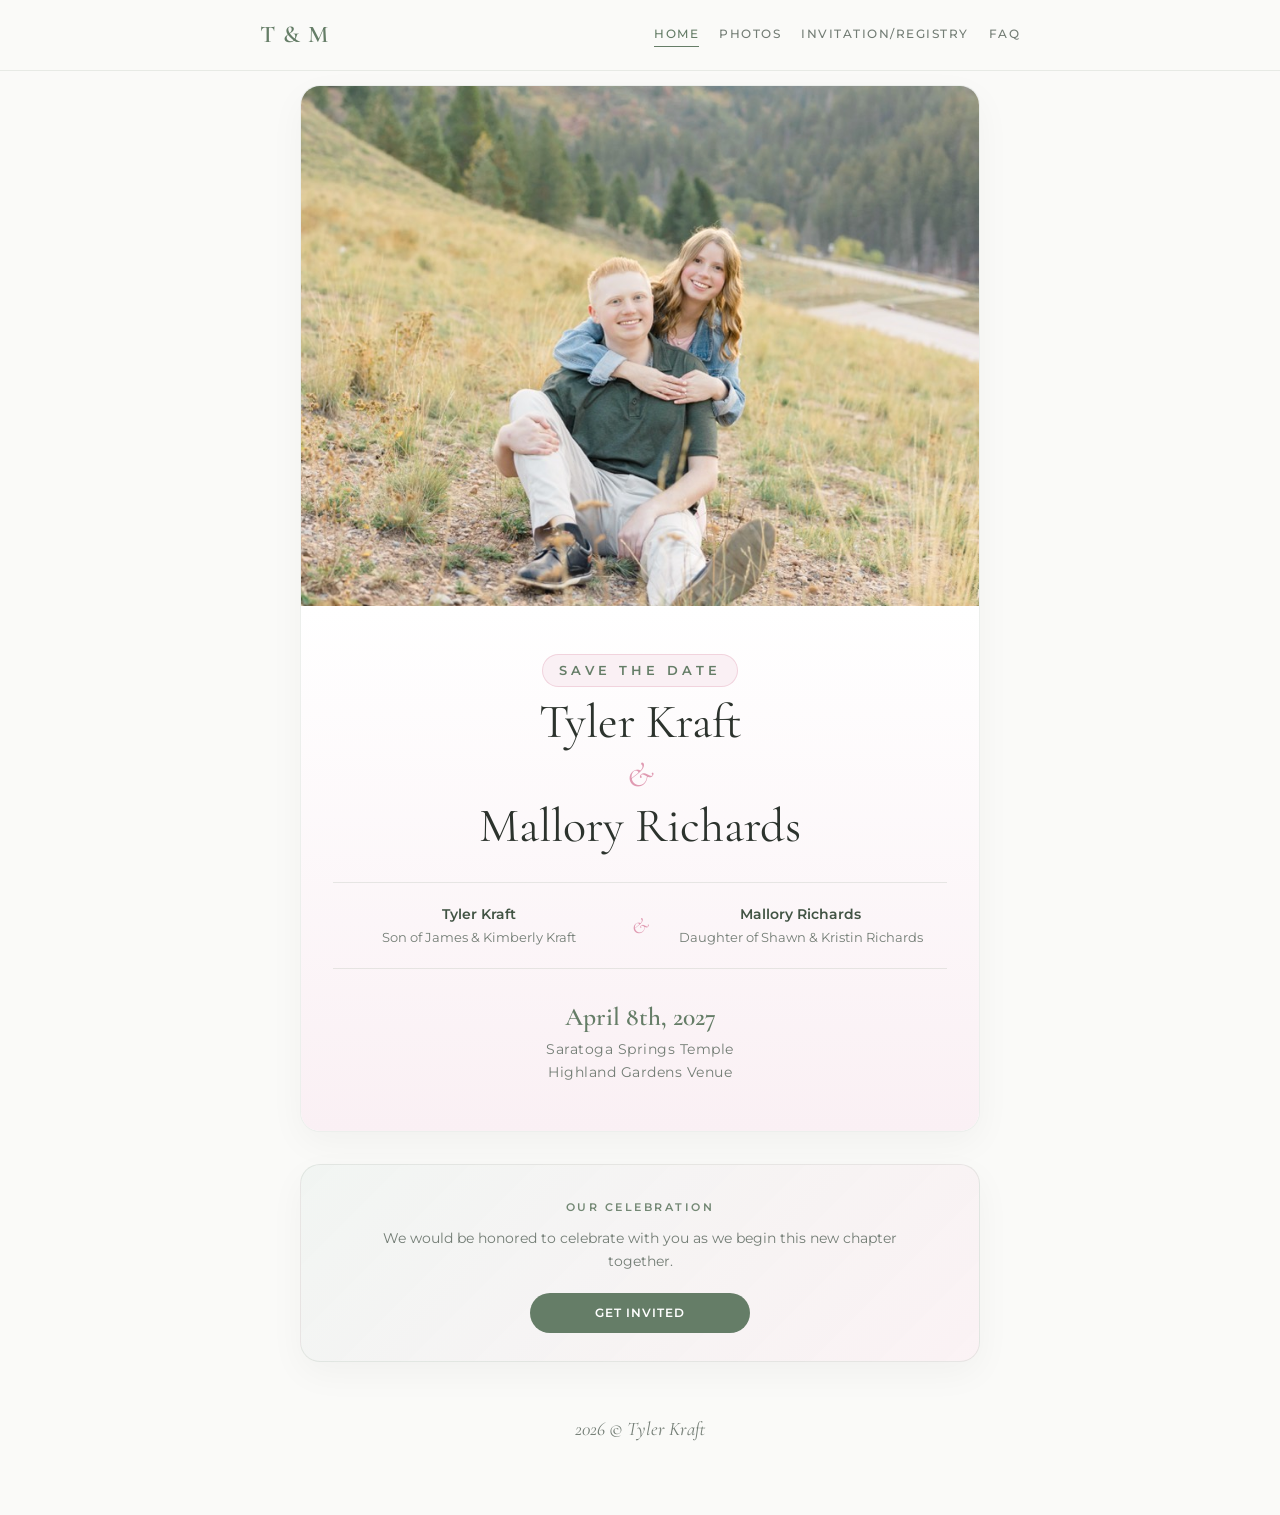
<file: index.html>
<!DOCTYPE html>
<html lang="en">
<head>
  <meta charset="UTF-8" />
  <meta name="viewport" content="width=device-width, initial-scale=1.0" />
  <title>Save the Date | Tyler & Mallory</title>

  <!-- Google Fonts -->
  <link rel="preconnect" href="https://fonts.googleapis.com">
  <link rel="preconnect" href="https://fonts.gstatic.com" crossorigin>
  <link href="https://fonts.googleapis.com/css2?family=Cormorant+Garamond:ital,wght@0,300;0,400;0,600;1,400&family=Montserrat:wght@300;400;500;600&display=swap" rel="stylesheet">

  <link rel="stylesheet" href="styles.css" />
</head>
<body>

  <!-- Sticky Navigation Bar -->
  <nav class="navbar">
    <div class="nav-container">
      <a href="index.html" class="nav-brand">T & M</a>
      <div class="nav-links">
        <a href="index.html" class="active">Home</a>
        <a href="gallery.html">Photos</a>
        <a href="details.html">Invitation/Registry</a>
        <a href="faq.html">FAQ</a>
      </div>
    </div>
  </nav>

  <main class="container">
    
    <!-- Hero Section -->
    <header class="hero">
      <div class="hero-image-wrapper">
        <img src="images/gallery/engagement-93.jpg" alt="Tyler Kraft and Mallory Richards" class="hero-image" />
      </div>

      <div class="hero-content">
        <span class="subtitle">Save the Date</span>
        <h1 class="names">
          Tyler Kraft
          <span class="ampersand">&amp;</span>
          Mallory Richards
        </h1>

        <!-- Parents Lineage Block -->
        <div class="parents-block">
          <div class="parent-side">
            <span class="groom-label">Tyler Kraft</span>
            <span class="parent-names">Son of James &amp; Kimberly Kraft</span>
          </div>
          <div class="parent-divider">&amp;</div>
          <div class="parent-side">
            <span class="bride-label">Mallory Richards</span>
            <span class="parent-names">Daughter of Shawn &amp; Kristin Richards</span>
          </div>
        </div>

        <div class="date-badge">
          <p class="date">April 8th, 2027</p>
          <p class="location">Saratoga Springs Temple</p>
          <p class="location">Highland Gardens Venue</p>
        </div>
      </div>
    </header>

    <section class="card invitation-card">
      <div class="card-header">
        <span class="section-kicker">Our Celebration</span>
        <p class="card-subtitle">We would be honored to celebrate with you as we begin this new chapter together.</p>
        <a href="details.html" class="btn btn-primary">Get Invited</a>
      </div>
    </section>

    <footer>
      <p>
            2026 &copy; Tyler Kraft
        </p>
    </footer>

  </main>

</body>
</html>
</file>
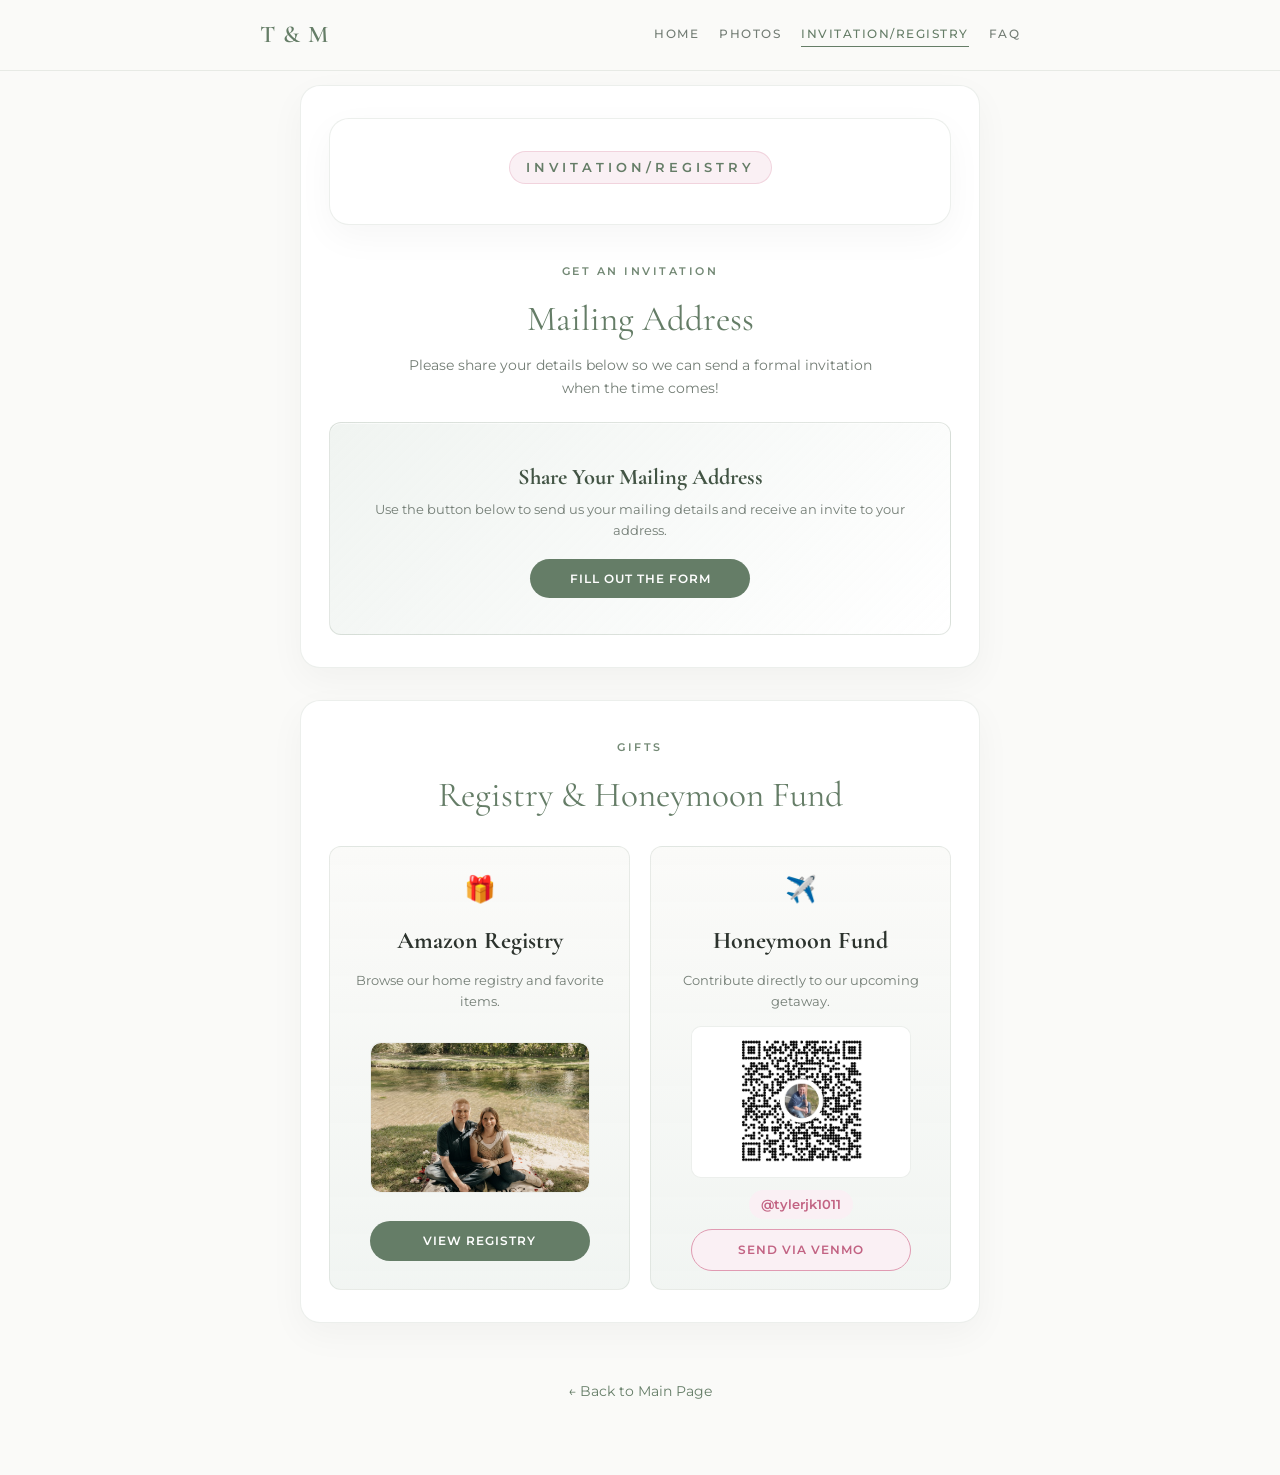
<file: details.html>
<!DOCTYPE html>
<html lang="en">
<head>
  <meta charset="UTF-8" />
  <meta name="viewport" content="width=device-width, initial-scale=1.0" />
  <title>Invitation/Registry | Tyler & Mallory</title>

  <link rel="preconnect" href="https://fonts.googleapis.com">
  <link rel="preconnect" href="https://fonts.gstatic.com" crossorigin>
  <link href="https://fonts.googleapis.com/css2?family=Cormorant+Garamond:ital,wght@0,300;0,400;0,600;1,400&family=Montserrat:wght@300;400;500;600&display=swap" rel="stylesheet">

  <link rel="stylesheet" href="styles.css" />
</head>
<body class="details-page">

  <nav class="navbar">
    <div class="nav-container">
      <a href="index.html" class="nav-brand">T & M</a>
      <div class="nav-links">
        <a href="index.html">Home</a>
        <a href="gallery.html">Photos</a>
        <a href="details.html" class="active">Invitation/Registry</a>
        <a href="faq.html">FAQ</a>
      </div>
    </div>
  </nav>

  <main class="container">

    <section id="form-section" class="card">
        <div class="card-header">
            <section class="card faq-header-card">
      <span class="subtitle">Invitation/Registry</span>
    </section>
        </div>
      <div class="card-header">
        <span class="section-kicker">Get an Invitation</span>
        <h2 class="card-title">Mailing Address</h2>
        <p class="card-subtitle">Please share your details below so we can send a formal invitation when the time comes!</p>
      </div>

      <div class="form-placeholder">
        <h3>Share Your Mailing Address</h3>
        <p>Use the button below to send us your mailing details and receive an invite to your address.</p>
        <a href="https://forms.gle/rdYakhzb9BhA59dD8" target="_blank" rel="noopener noreferrer" class="btn btn-primary">Fill Out the Form</a>
      </div>
    </section>

    <section id="registry-section" class="card">
      <div class="card-header">
        <span class="section-kicker">Gifts</span>
        <h2 class="card-title">Registry &amp; Honeymoon Fund</h2>
      </div>

      <div class="registry-grid">
        <div class="registry-card">
          <div class="registry-icon">🎁</div>
          <h3>Amazon Registry</h3>
          <p class="registry-subtitle">Browse our home registry and favorite items.</p>
          <div class="registry-media">
            <img src="images/gallery/168A3716.jpg" alt="Tyler and Mallory together" class="registry-photo" />
          </div>
          <a href="https://www.amazon.com/wedding/share/tylermallory" target="_blank" rel="noopener noreferrer" class="btn btn-primary">View Registry</a>
        </div>

        <div class="registry-card">
          <div class="registry-icon">✈️</div>
          <h3>Honeymoon Fund</h3>
          <p class="registry-subtitle">Contribute directly to our upcoming getaway.</p>
          <div class="registry-media qr-media">
            <img src="images/qr.jpeg" alt="Venmo QR Code" class="venmo-qr" />
          </div>
          <div class="venmo-tag">@tylerjk1011</div>
          <a href="https://venmo.com/u/tylerjk1011" target="_blank" rel="noopener noreferrer" class="btn btn-secondary">Send via Venmo</a>
        </div>
      </div>
    </section>

    <footer>
      <p><a href="index.html" class="back-link">&larr; Back to Main Page</a></p>
    </footer>
  </main>

</body>
</html>
</file>
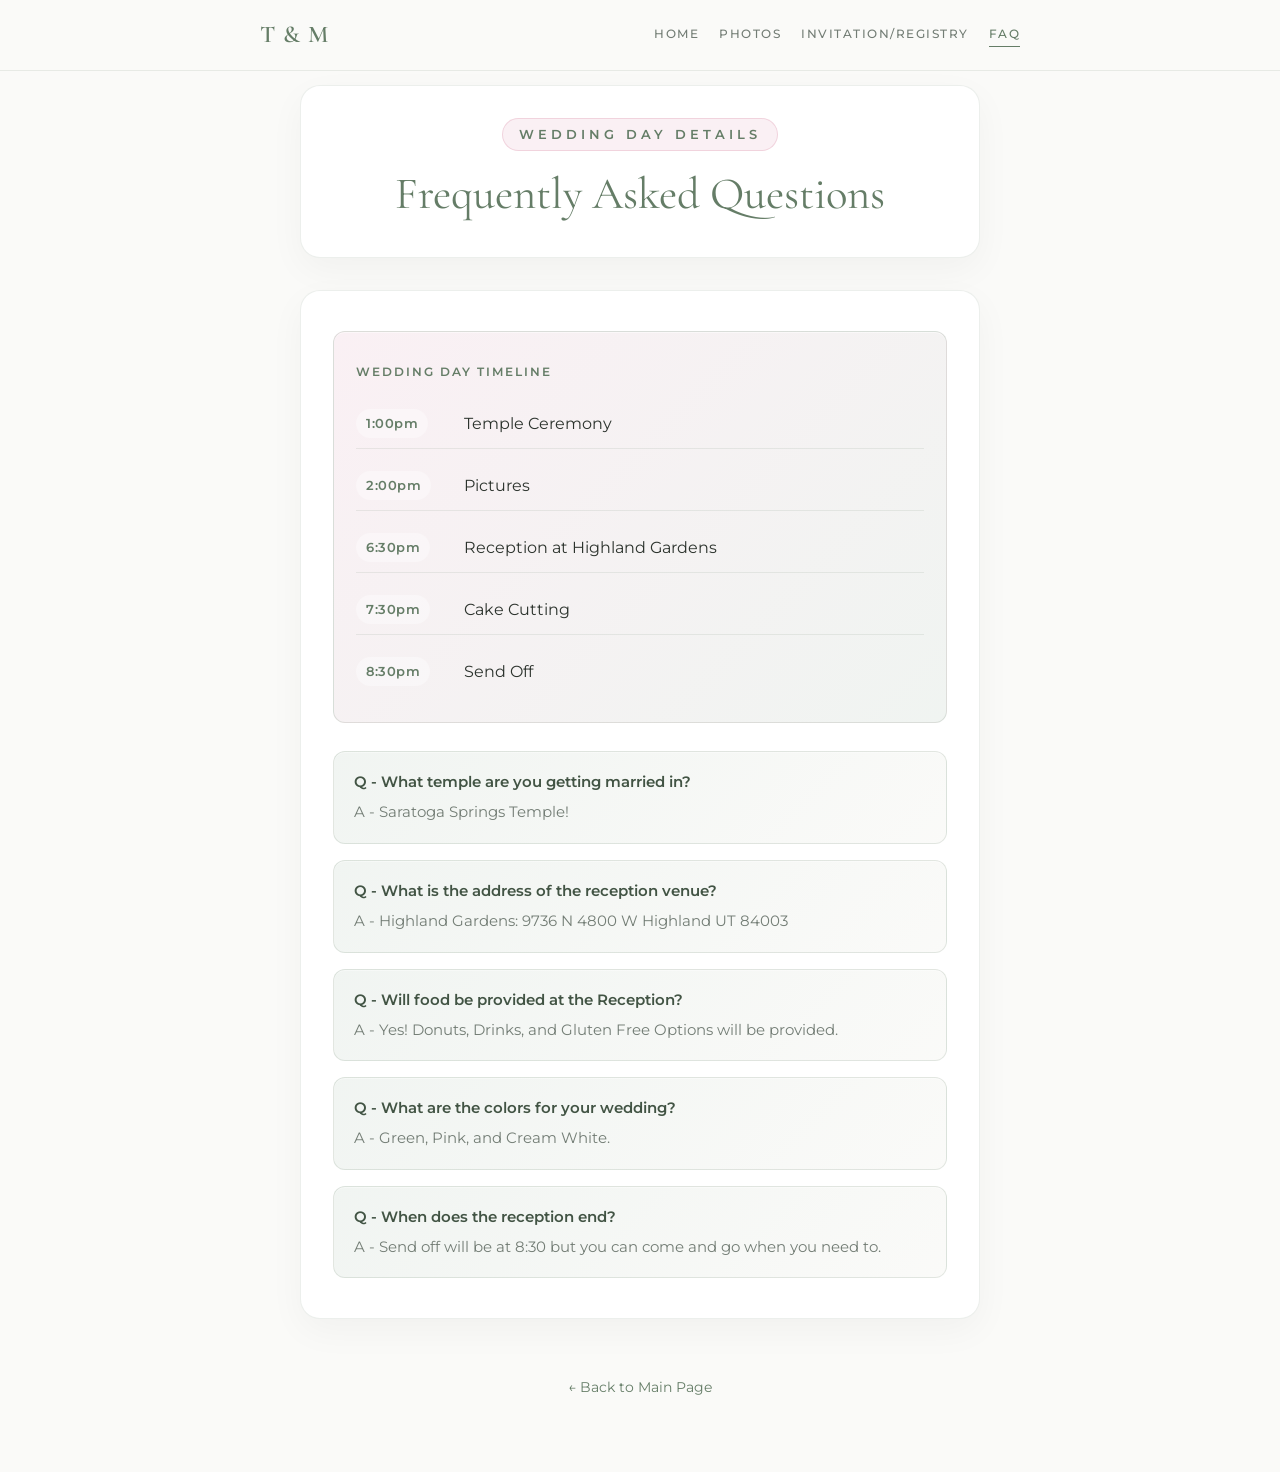
<file: faq.html>
<!DOCTYPE html>
<html lang="en">
<head>
  <meta charset="UTF-8" />
  <meta name="viewport" content="width=device-width, initial-scale=1.0" />
  <title>FAQ | Tyler & Mallory</title>

  <link rel="preconnect" href="https://fonts.googleapis.com">
  <link rel="preconnect" href="https://fonts.gstatic.com" crossorigin>
  <link href="https://fonts.googleapis.com/css2?family=Cormorant+Garamond:ital,wght@0,300;0,400;0,600;1,400&family=Montserrat:wght@300;400;500;600&display=swap" rel="stylesheet">

  <link rel="stylesheet" href="styles.css" />
</head>
<body>

  <nav class="navbar">
    <div class="nav-container">
      <a href="index.html" class="nav-brand">T & M</a>
      <div class="nav-links">
        <a href="index.html">Home</a>
        <a href="gallery.html">Photos</a>
        <a href="details.html">Invitation/Registry</a>
        <a href="faq.html" class="active">FAQ</a>
      </div>
    </div>
  </nav>

  <main class="container">
    <section class="card faq-header-card">
      <span class="subtitle">Wedding Day Details</span>
      <h1 class="card-title display-title">Frequently Asked Questions</h1>
    </section>

    <section class="card faq-card">
      <div class="schedule-card">
        <div class="section-label">Wedding Day Timeline</div>
        <ul class="schedule-list">
          <li><span class="schedule-time">1:00pm</span><span>Temple Ceremony</span></li>
          <li><span class="schedule-time">2:00pm</span><span>Pictures</span></li>
          <li><span class="schedule-time">6:30pm</span><span>Reception at Highland Gardens</span></li>
          <li><span class="schedule-time">7:30pm</span><span>Cake Cutting</span></li>
          <li><span class="schedule-time">8:30pm</span><span>Send Off</span></li>
        </ul>
      </div>

      <div class="faq-list">
        <div class="faq-item">
          <div class="faq-question">Q - What temple are you getting married in?</div>
          <div class="faq-answer">A - Saratoga Springs Temple!</div>
        </div>

        <div class="faq-item">
          <div class="faq-question">Q - What is the address of the reception venue?</div>
          <div class="faq-answer">A - Highland Gardens: 9736 N 4800 W Highland UT 84003</div>
        </div>

        <div class="faq-item">
          <div class="faq-question">Q - Will food be provided at the Reception?</div>
          <div class="faq-answer">A - Yes! Donuts, Drinks, and Gluten Free Options will be provided.</div>
        </div>

        <div class="faq-item">
          <div class="faq-question">Q - What are the colors for your wedding?</div>
          <div class="faq-answer">A - Green, Pink, and Cream White.</div>
        </div>
        <div class="faq-item">
          <div class="faq-question">Q - When does the reception end?</div>
          <div class="faq-answer">A - Send off will be at 8:30 but you can come and go when you need to.</div>
        </div>
      </div>
    </section>

    <footer>
      <p><a href="index.html" class="back-link">&larr; Back to Main Page</a></p>
    </footer>
  </main>

</body>
</html>
</file>
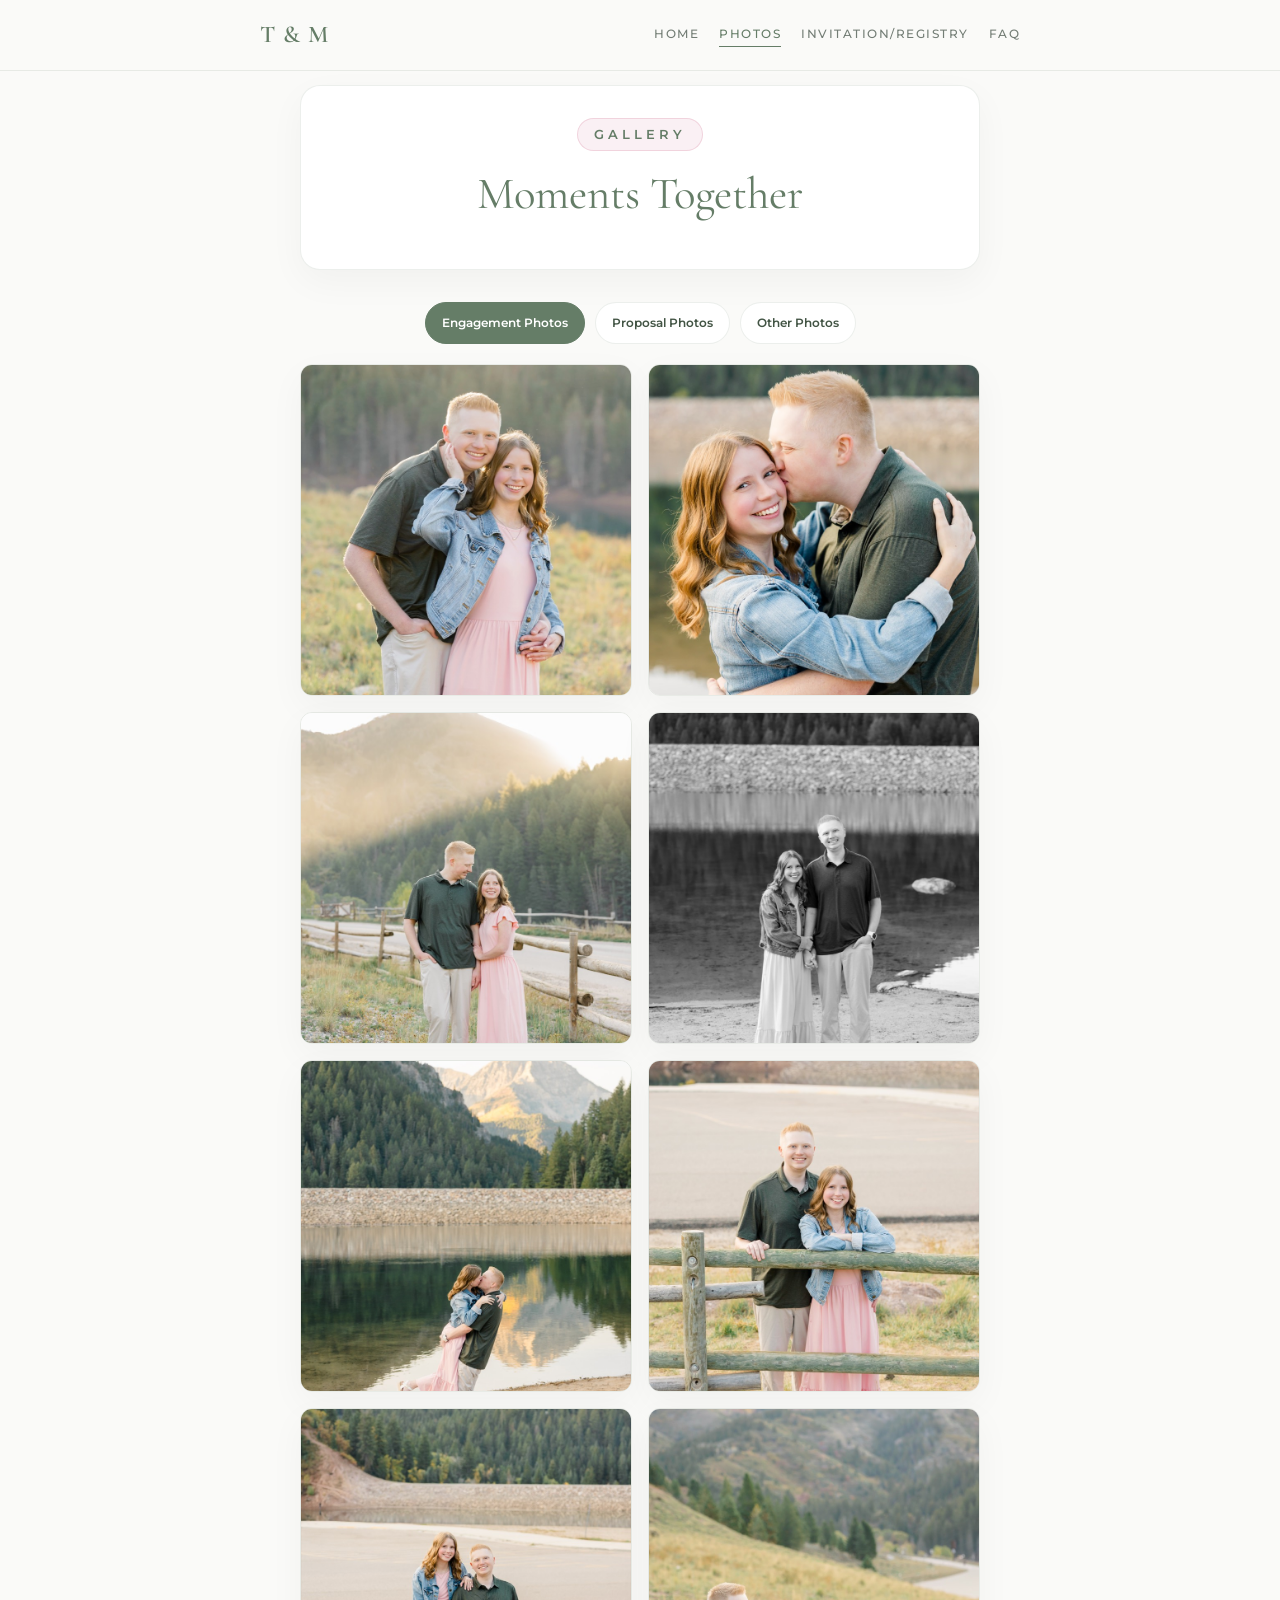
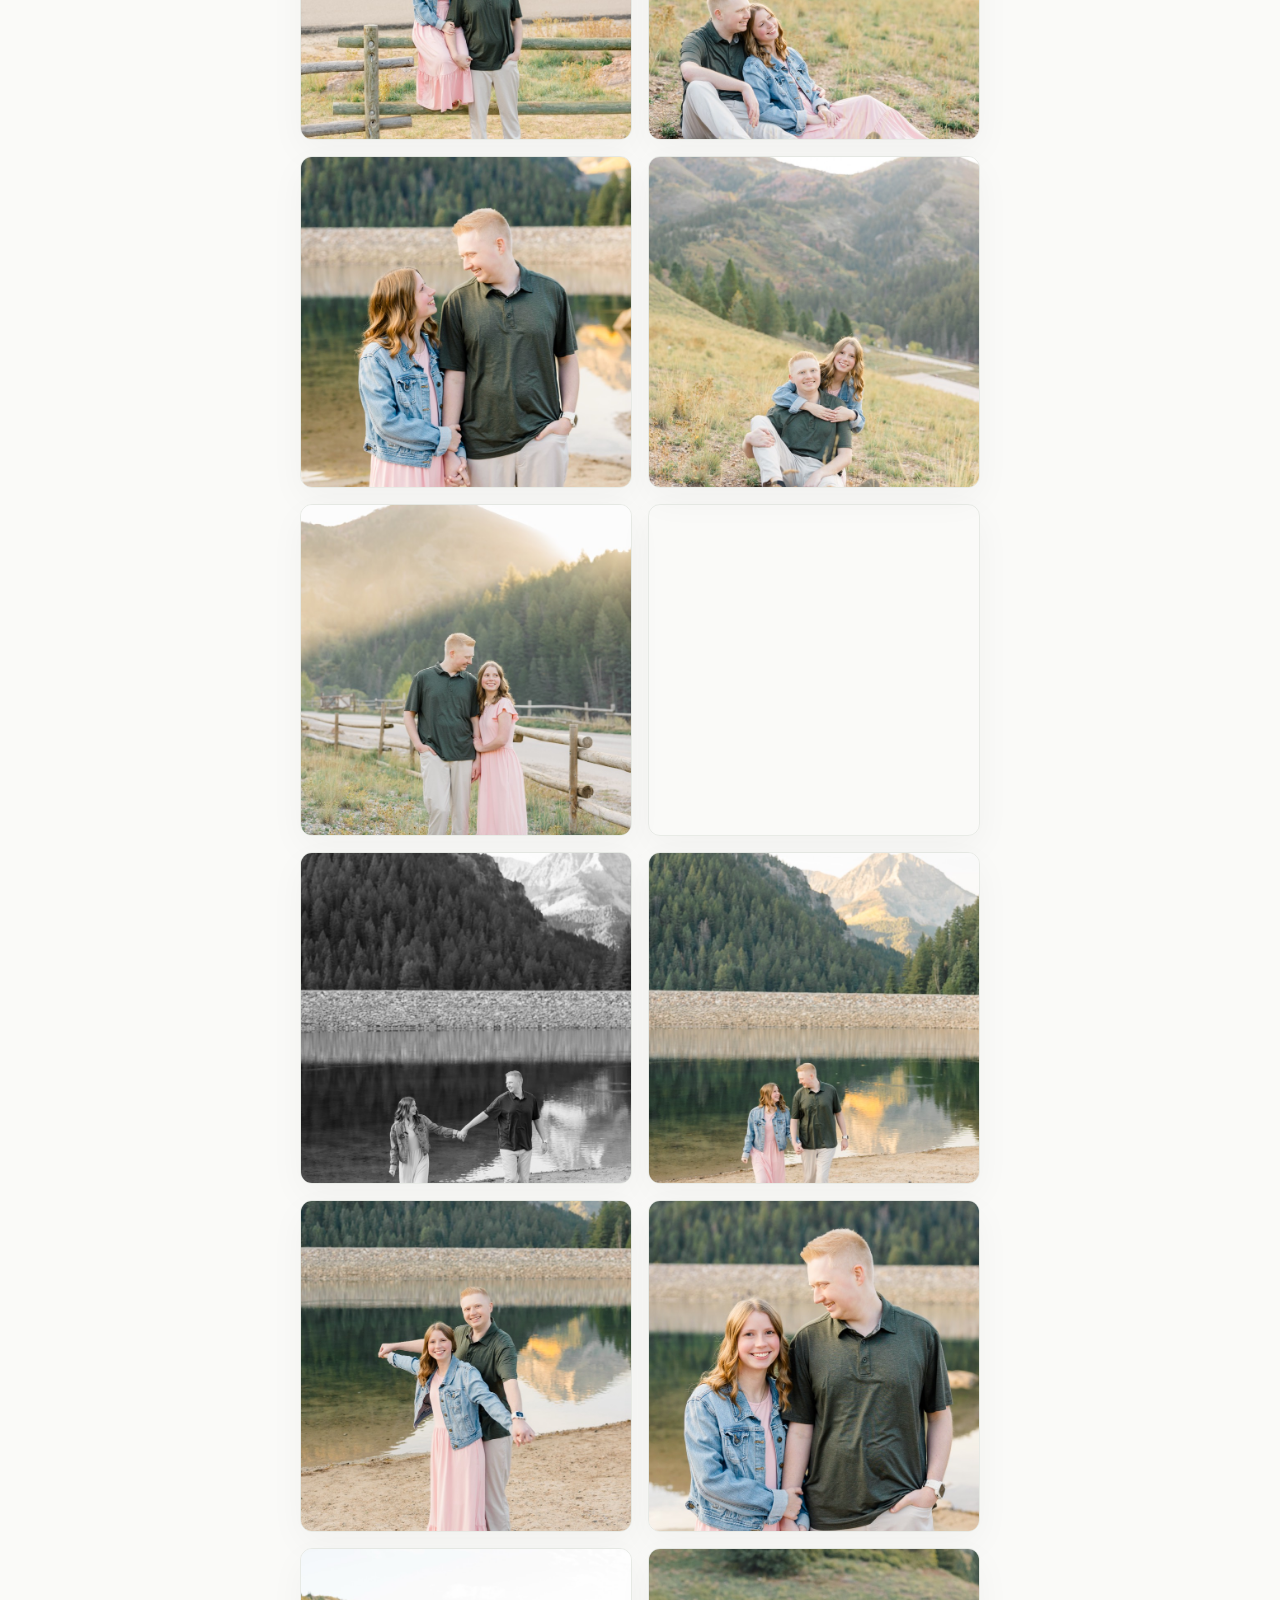
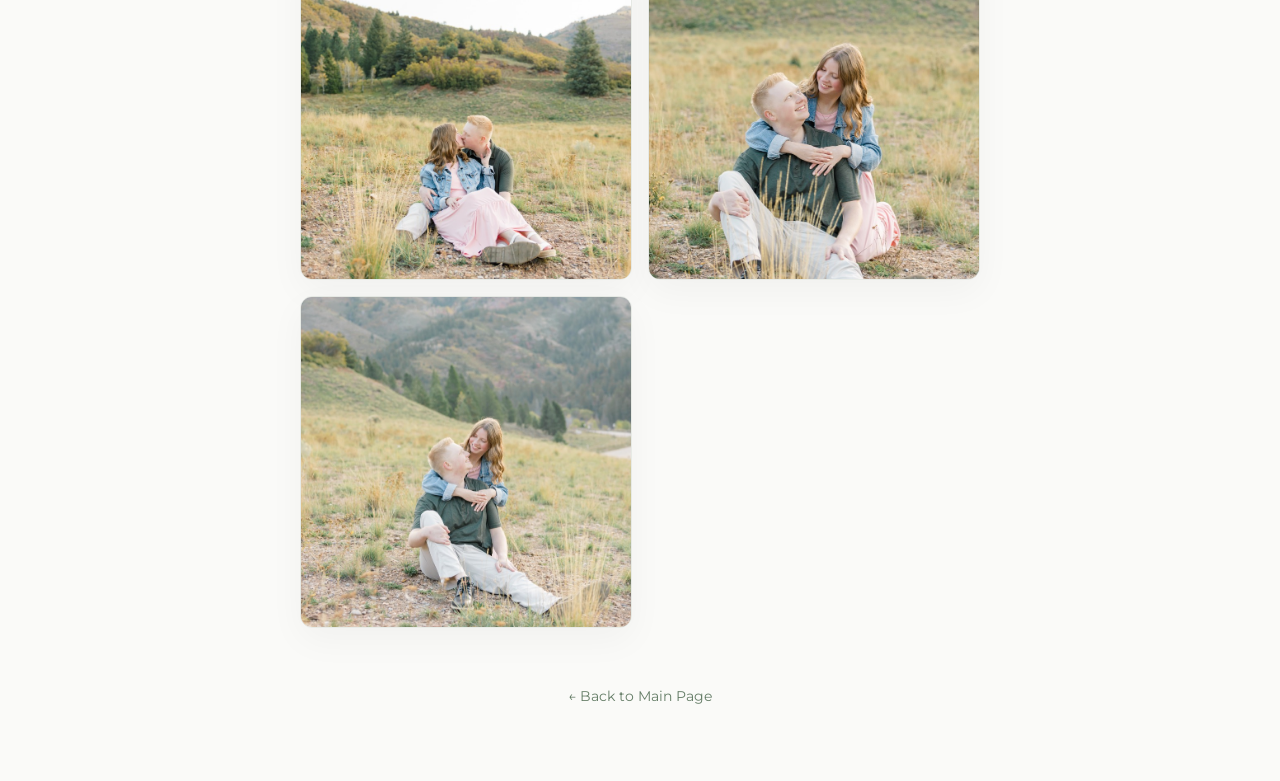
<file: gallery.html>
<!DOCTYPE html>
<html lang="en">
<head>
  <meta charset="UTF-8" />
  <meta name="viewport" content="width=device-width, initial-scale=1.0" />
  <title>Our Photos | Tyler & Mallory</title>

  <!-- Google Fonts -->
  <link rel="preconnect" href="https://fonts.googleapis.com">
  <link rel="preconnect" href="https://fonts.gstatic.com" crossorigin>
  <link href="https://fonts.googleapis.com/css2?family=Cormorant+Garamond:ital,wght@0,300;0,400;0,600;1,400&family=Montserrat:wght@300;400;500;600&display=swap" rel="stylesheet">

  <link rel="stylesheet" href="styles.css" />
</head>
<body>

  <!-- Sticky Navigation Bar -->
  <nav class="navbar">
    <div class="nav-container">
      <a href="index.html" class="nav-brand">T & M</a>
      <div class="nav-links">
        <a href="index.html">Home</a>
        <a href="gallery.html" class="active">Photos</a>
        <a href="details.html">Invitation/Registry</a>
        <a href="faq.html">FAQ</a>
      </div>
    </div>
  </nav>

  <main class="container">
    
    <section class="card gallery-header-card">
      <span class="subtitle">Gallery</span>
      <h1 class="card-title display-title">Moments Together</h1>
    </section>

    <div class="gallery-options" role="group" aria-label="Photo groups">
      <button class="gallery-option active" type="button" aria-pressed="true" data-gallery-group="engagement">Engagement Photos</button>
      <button class="gallery-option" type="button" aria-pressed="false" data-gallery-group="proposal">Proposal Photos</button>
      <button class="gallery-option" type="button" aria-pressed="false" data-gallery-group="other">Other Photos</button>
    </div>

    <section class="gallery-group" id="engagement-photos" aria-label="Engagement Photos">
      <div class="gallery-grid">
        <div class="gallery-item">
          <img src="images/gallery/engagement-118-copy.jpg" alt="Tyler and Mallory engagement photo" fetchpriority="high" decoding="async" />
        </div>
        <div class="gallery-item">
          <img src="images/gallery/engagement-12.jpg" alt="Tyler and Mallory engagement photo" loading="lazy" decoding="async" />
        </div>
        <div class="gallery-item">
          <img src="images/gallery/engagement-127.jpg" alt="Tyler and Mallory engagement photo" loading="lazy" decoding="async" />
        </div>
        <div class="gallery-item">
          <img src="images/gallery/engagement-2.jpg" alt="Tyler and Mallory engagement photo" loading="lazy" decoding="async" />
        </div>
        <div class="gallery-item">
          <img src="images/gallery/engagement-23.jpg" alt="Tyler and Mallory engagement photo" loading="lazy" decoding="async" />
        </div>
        <div class="gallery-item">
          <img src="images/gallery/engagement-44.jpg" alt="Tyler and Mallory engagement photo" loading="lazy" decoding="async" />
        </div>
        <div class="gallery-item">
          <img src="images/gallery/engagement-46.jpg" alt="Tyler and Mallory engagement photo" loading="lazy" decoding="async" />
        </div>
        <div class="gallery-item">
          <img src="images/gallery/engagement-76.jpg" alt="Tyler and Mallory engagement photo" loading="lazy" decoding="async" />
        </div>
        <div class="gallery-item">
          <img src="images/gallery/engagement-8.jpg" alt="Tyler and Mallory engagement photo" loading="lazy" decoding="async" />
        </div>
        <div class="gallery-item">
          <img src="images/gallery/engagement-93.jpg" alt="Tyler and Mallory engagement photo" loading="lazy" decoding="async" />
        </div>
        <div class="gallery-item">
          <img src="images/gallery/new-engagement-MTengagements-127.jpg" alt="Tyler and Mallory engagement photo" loading="lazy" decoding="async" />
        </div>
        <div class="gallery-item">
          <img src="images/gallery/new-engagement-MTengagements-135.jpg" alt="Tyler and Mallory engagement photo" loading="lazy" decoding="async" />
        </div>
        <div class="gallery-item">
          <img src="images/gallery/new-engagement-MTengagements-27.jpg" alt="Tyler and Mallory engagement photo" loading="lazy" decoding="async" />
        </div>
        <div class="gallery-item">
          <img src="images/gallery/new-engagement-MTengagements-29.jpg" alt="Tyler and Mallory engagement photo" loading="lazy" decoding="async" />
        </div>
        <div class="gallery-item">
          <img src="images/gallery/new-engagement-MTengagements-32.jpg" alt="Tyler and Mallory engagement photo" loading="lazy" decoding="async" />
        </div>
        <div class="gallery-item">
          <img src="images/gallery/new-engagement-MTengagements-7.jpg" alt="Tyler and Mallory engagement photo" loading="lazy" decoding="async" />
        </div>
        <div class="gallery-item">
          <img src="images/gallery/new-engagement-MTengagements-87.jpg" alt="Tyler and Mallory engagement photo" loading="lazy" decoding="async" />
        </div>
        <div class="gallery-item">
          <img src="images/gallery/new-engagement-MTengagements-90.jpg" alt="Tyler and Mallory engagement photo" loading="lazy" decoding="async" />
        </div>
        <div class="gallery-item">
          <img src="images/gallery/new-engagement-MTengagements-91.jpg" alt="Tyler and Mallory engagement photo" loading="lazy" decoding="async" />
        </div>
      </div>
    </section>

    <section class="gallery-group" id="proposal-photos" aria-label="Proposal Photos" hidden>
      <div class="gallery-grid">
        <div class="gallery-item">
          <img src="images/gallery/main.JPG" alt="Tyler and Mallory proposal photo" loading="lazy" decoding="async" />
        </div>
        <div class="gallery-item">
          <img src="images/gallery/168A3596.jpg" alt="Tyler and Mallory proposal photo" loading="lazy" decoding="async" />
        </div>
        <div class="gallery-item">
          <img src="images/gallery/168A3645.jpg" alt="Tyler and Mallory proposal photo" loading="lazy" decoding="async" />
        </div>
        <div class="gallery-item">
          <img src="images/gallery/168A3703.jpg" alt="Tyler and Mallory photo" loading="lazy" decoding="async" />
        </div>
        <div class="gallery-item">
          <img src="images/gallery/168A3716.jpg" alt="Tyler and Mallory photo" loading="lazy" decoding="async" />
        </div>
        <div class="gallery-item">
          <img src="images/gallery/168A3814.jpg" alt="Tyler and Mallory proposal photo" loading="lazy" decoding="async" />
        </div>
        <div class="gallery-item">
          <img src="images/gallery/new-proposal-168A3494.jpg" alt="Tyler and Mallory proposal photo" loading="lazy" decoding="async" />
        </div>
        <div class="gallery-item">
          <img src="images/gallery/new-proposal-168A3522.jpg" alt="Tyler and Mallory proposal photo" loading="lazy" decoding="async" />
        </div>
        <div class="gallery-item">
          <img src="images/gallery/new-proposal-168A3551.jpg" alt="Tyler and Mallory proposal photo" loading="lazy" decoding="async" />
        </div>
        <div class="gallery-item">
          <img src="images/gallery/new-proposal-168A3843.jpg" alt="Tyler and Mallory proposal photo" loading="lazy" decoding="async" />
        </div>
        <div class="gallery-item">
          <img src="images/gallery/new-proposal-168A3688.jpg" alt="Tyler and Mallory proposal photo" loading="lazy" decoding="async" />
        </div>
        <div class="gallery-item">
          <img src="images/gallery/new-proposal-168A3722.jpg" alt="Tyler and Mallory proposal photo" loading="lazy" decoding="async" />
        </div>
        <div class="gallery-item">
          <img src="images/gallery/new-proposal-168A3735.jpg" alt="Tyler and Mallory proposal photo" loading="lazy" decoding="async" />
        </div>
      </div>
    </section>

    <section class="gallery-group" id="other-photos" aria-label="Other Photos" hidden>
      <div class="gallery-grid">
        <div class="gallery-item">
          <img src="images/gallery/lights.jpg" alt="Tyler and Mallory proposal photo" loading="lazy" decoding="async" />
        </div>
        <div class="gallery-item">
          <img src="images/gallery/new-other-IMG_3774.jpg" alt="Tyler and Mallory photo" loading="lazy" decoding="async" />
        </div>
        <div class="gallery-item">
          <img src="images/gallery/disney.jpg" alt="Tyler and Mallory proposal photo" loading="lazy" decoding="async" />
        </div>
        <div class="gallery-item">
          <img src="images/gallery/new-other-IMG_1054.jpg" alt="Tyler and Mallory photo" loading="lazy" decoding="async" />
        </div>
        <div class="gallery-item">
          <img src="images/gallery/new-other2-E1E6FED1-7F4D-44B6-8EAB-2FD320A9A76E.jpg" alt="Tyler and Mallory photo" loading="lazy" decoding="async" />
        </div>
        <div class="gallery-item">
          <img src="images/gallery/new-other2-FBE45FC0-64E9-4383-8A11-C3B342A7424F.jpg" alt="Tyler and Mallory photo" loading="lazy" decoding="async" />
        </div>
        <div class="gallery-item">
          <img src="images/gallery/new-other2-IMG_1069.jpg" alt="Tyler and Mallory photo" loading="lazy" decoding="async" />
        </div>
        <div class="gallery-item">
          <img src="images/gallery/new-other2-IMG_5823.jpg" alt="Tyler and Mallory photo" loading="lazy" decoding="async" />
        </div>
        <div class="gallery-item">
          <img src="images/gallery/IMG_0552.jpg" alt="Tyler and Mallory proposal photo" loading="lazy" decoding="async" />
        </div>
        <div class="gallery-item">
          <img src="images/gallery/new-other-IMG_1097.jpg" alt="Tyler and Mallory photo" loading="lazy" decoding="async" />
        </div>
        <div class="gallery-item">
          <img src="images/gallery/new-other-IMG_1405.jpg" alt="Tyler and Mallory photo" loading="lazy" decoding="async" />
        </div>
        <div class="gallery-item">
          <img src="images/gallery/new-other2-1234344590674409652.jpg" alt="Tyler and Mallory photo" loading="lazy" decoding="async" />
        </div>
        <div class="gallery-item">
          <img src="images/gallery/new-other2-6325662118557145092.jpg" alt="Tyler and Mallory photo" loading="lazy" decoding="async" />
        </div>
        <div class="gallery-item">
          <img src="images/gallery/new-other2-7694969494274201519.jpg" alt="Tyler and Mallory photo" loading="lazy" decoding="async" />
        </div>
        <div class="gallery-item">
          <img src="images/gallery/new-other2-202122053836753360.jpg" alt="Tyler and Mallory photo" loading="lazy" decoding="async" />
        </div>
        <div class="gallery-item">
          <img src="images/gallery/IMG_0872.jpg" alt="Tyler and Mallory photo" loading="lazy" decoding="async" />
        </div>
        <div class="gallery-item">
          <img src="images/gallery/new-other2-IMG_0680.jpg" alt="Tyler and Mallory photo" loading="lazy" decoding="async" />
        </div>
        <div class="gallery-item">
          <img src="images/gallery/new-other2-IMG_6220.jpg" alt="Tyler and Mallory photo" loading="lazy" decoding="async" />
        </div>
      </div>
    </section>

    <script>
      const galleryOptions = document.querySelectorAll(".gallery-option");
      const galleryGroups = {
        engagement: document.querySelector("#engagement-photos"),
        proposal: document.querySelector("#proposal-photos"),
        other: document.querySelector("#other-photos")
      };

      galleryOptions.forEach((option) => {
        option.addEventListener("click", () => {
          const selectedGroup = option.dataset.galleryGroup;

          galleryOptions.forEach((item) => {
            const isSelected = item === option;
            item.classList.toggle("active", isSelected);
            item.setAttribute("aria-pressed", String(isSelected));
          });

          Object.entries(galleryGroups).forEach(([name, group]) => {
            group.hidden = name !== selectedGroup;
          });
        });
      });
    </script>

    <footer>
      <p><a href="index.html" class="back-link">&larr; Back to Main Page</a></p>
    </footer>

  </main>

</body>
</html>
</file>
<file: styles.css>
:root {
  /* Color Palette */
  --bg-light: #FAFAF8;
  --pink-soft: #FAF0F4;
  --pink-accent: #E09BB2;
  --pink-dark: #C26383;
  --green-soft: #F0F4F1;
  --green-primary: #657D67;
  --green-dark: #425444;
  --text-main: #2C332D;
  --text-muted: #737D75;
  --white: #FFFFFF;
  --border-light: rgba(101, 125, 103, 0.12);
  --shadow-soft: 0 12px 36px rgba(0, 0, 0, 0.04);
  --radius-lg: 20px;
  --radius-md: 12px;
}

* {
  box-sizing: border-box;
  margin: 0;
  padding: 0;
}

html {
  scroll-behavior: smooth;
}

body {
  font-family: 'Montserrat', sans-serif;
  background-color: var(--bg-light);
  color: var(--text-main);
  line-height: 1.6;
  padding-top: 85px;
  display: flex;
  flex-direction: column;
  align-items: center;
}

/* --- Sticky Navbar --- */
.navbar {
  position: fixed;
  top: 0;
  left: 0;
  width: 100%;
  background-color: rgba(250, 250, 248, 0.92);
  backdrop-filter: blur(10px);
  border-bottom: 1px solid var(--border-light);
  z-index: 1000;
  padding: 16px 24px;
}

.nav-container {
  max-width: 760px;
  margin: 0 auto;
  display: flex;
  justify-content: space-between;
  align-items: center;
}

.nav-brand {
  font-family: 'Cormorant Garamond', serif;
  font-size: 1.5rem;
  font-weight: 600;
  color: var(--green-primary);
  text-decoration: none;
  letter-spacing: 1px;
}

.nav-links {
  display: flex;
  gap: 20px;
}

.nav-links a {
  text-decoration: none;
  color: var(--text-muted);
  font-size: 0.78rem;
  font-weight: 500;
  text-transform: uppercase;
  letter-spacing: 1.5px;
  transition: all 0.2s ease;
  padding-bottom: 2px;
}

.nav-links a:hover,
.nav-links a.active {
  color: var(--green-primary);
  border-bottom: 1.5px solid var(--green-primary);
}

/* --- Container --- */
.container {
  max-width: 720px;
  width: 100%;
  padding: 0 20px 40px;
}

/* --- Hero Card --- */
.hero {
  background: var(--white);
  border-radius: var(--radius-lg);
  overflow: hidden;
  box-shadow: var(--shadow-soft);
  border: 1px solid var(--border-light);
  margin-bottom: 32px;
}

.hero-image-wrapper {
  width: 100%;
  height: 520px;
  overflow: hidden;
}

.hero-image {
  width: 100%;
  height: 100%;
  object-fit: cover;
  object-position: center 80%;
  display: block;
}

.hero-content {
  padding: 48px 32px;
  text-align: center;
  background: linear-gradient(180deg, var(--white) 0%, var(--pink-soft) 100%);
}

.subtitle {
  display: inline-block;
  font-size: 0.8rem;
  letter-spacing: 4px;
  text-transform: uppercase;
  color: var(--green-primary);
  font-weight: 600;
  margin-bottom: 8px;
  background: var(--pink-soft);
  border: 1px solid rgba(224, 155, 178, 0.35);
  border-radius: 999px;
  padding: 8px 16px;
  line-height: 1.2;
}

.names {
  font-family: 'Cormorant Garamond', serif;
  font-size: 3rem;
  font-weight: 400;
  color: var(--text-main);
  line-height: 1.15;
  margin-bottom: 24px;
}

.ampersand {
  display: block;
  font-style: italic;
  font-size: 2.2rem;
  color: var(--pink-accent);
  margin: 4px 0;
}

/* --- Parents Lineage Block --- */
.parents-block {
  display: flex;
  justify-content: center;
  align-items: center;
  gap: 16px;
  margin: 28px 0;
  padding: 20px 10px;
  border-top: 1px solid rgba(101, 125, 103, 0.15);
  border-bottom: 1px solid rgba(101, 125, 103, 0.15);
}

.parent-side {
  flex: 1;
}

.groom-label,
.bride-label {
  display: block;
  font-weight: 600;
  font-size: 0.88rem;
  color: var(--green-dark);
}

.parent-names {
  display: block;
  font-size: 0.8rem;
  color: var(--text-muted);
  margin-top: 2px;
}

.parent-divider {
  font-family: 'Cormorant Garamond', serif;
  font-style: italic;
  font-size: 1.4rem;
  color: var(--pink-accent);
}

.date-badge {
  margin-top: 24px;
}

.date-badge .date {
  font-family: 'Cormorant Garamond', serif;
  font-size: 1.6rem;
  font-weight: 600;
  color: var(--green-primary);
}

.date-badge .location {
  font-size: 0.88rem;
  color: var(--text-muted);
  letter-spacing: 0.5px;
}

/* --- Content Cards --- */
.card {
  background: var(--white);
  border-radius: var(--radius-lg);
  padding: 40px 32px;
  margin-bottom: 32px;
  box-shadow: var(--shadow-soft);
  border: 1px solid var(--border-light);
  scroll-margin-top: 100px;
}

.card-header {
  text-align: center;
  margin-bottom: 28px;
}

.card-title {
  font-family: 'Cormorant Garamond', serif;
  font-size: 2.2rem;
  font-weight: 400;
  color: var(--green-primary);
  margin-bottom: 6px;
}

.display-title {
  font-size: 2.8rem;
}

.card-subtitle {
  color: var(--text-muted);
  font-size: 0.9rem;
  max-width: 480px;
  margin: 0 auto;
}

.section-kicker {
  display: inline-block;
  margin-bottom: 10px;
  font-size: 0.7rem;
  letter-spacing: 2.5px;
  text-transform: uppercase;
  color: var(--green-primary);
  font-weight: 600;
  opacity: 0.9;
}

.invitation-card {
  background: linear-gradient(135deg, rgba(240, 244, 241, 0.9) 0%, rgba(250, 240, 244, 0.85) 100%);
  padding: 28px 24px;
}

.invitation-card .card-header {
  margin-bottom: 0;
}

.invitation-card .card-subtitle {
  max-width: 560px;
}

.invitation-card .btn {
  margin-top: 20px;
}

.details-page .card {
  padding: 32px 28px;
}

.details-page .card-header {
  margin-bottom: 22px;
}

.details-page .registry-card {
  background: linear-gradient(180deg, rgba(250, 250, 248, 0.95), rgba(240, 244, 241, 0.9));
  border: 1px solid var(--border-light);
}

/* --- Form Placeholder --- */
.form-placeholder {
  background: linear-gradient(135deg, var(--green-soft) 0%, rgba(255, 255, 255, 0.7) 100%);
  border: 1px solid rgba(101, 125, 103, 0.18);
  border-radius: var(--radius-md);
  padding: 36px 20px;
  text-align: center;
  color: var(--green-dark);
  box-shadow: inset 0 1px 0 rgba(255, 255, 255, 0.6);
}

.placeholder-icon {
  font-size: 1.8rem;
  margin-bottom: 8px;
}

.form-placeholder h3 {
  font-family: 'Cormorant Garamond', serif;
  font-size: 1.4rem;
  margin-bottom: 4px;
}

.form-placeholder p {
  font-size: 0.82rem;
  color: var(--text-muted);
  margin-bottom: 18px;
}

/* --- Registry Cards --- */
.registry-grid {
  display: grid;
  grid-template-columns: 1fr 1fr;
  gap: 20px;
}

.registry-card {
  background: linear-gradient(180deg, rgba(250, 250, 248, 0.95), rgba(240, 244, 241, 0.9));
  border-radius: var(--radius-md);
  padding: 22px 18px 18px;
  text-align: center;
  border: 1px solid var(--border-light);
  display: grid;
  grid-template-rows: auto auto auto 1fr auto auto;
  align-items: center;
  justify-items: center;
  gap: 10px;
  min-height: 350px;
}

.registry-icon {
  font-size: 1.6rem;
  margin-bottom: 2px;
}

.registry-card h3 {
  font-family: 'Cormorant Garamond', serif;
  font-size: 1.5rem;
  color: var(--text-main);
  margin: 0;
}

.registry-subtitle {
  font-size: 0.82rem;
  color: var(--text-muted);
  margin: 0;
  min-height: 2.6em;
  display: flex;
  align-items: center;
  justify-content: center;
  width: 100%;
}

.registry-media {
  width: 100%;
  max-width: 220px;
  aspect-ratio: 1.45 / 1;
  border-radius: 10px;
  overflow: hidden;
  border: 1px solid rgba(101, 125, 103, 0.12);
  background: var(--white);
  display: flex;
  align-items: center;
  justify-content: center;
  margin: 4px 0 2px;
}

.registry-photo,
.venmo-qr {
  display: block;
  width: 100%;
  height: 100%;
  border-radius: 10px;
}

.registry-photo {
  object-fit: cover;
}

.venmo-qr {
  object-fit: contain;
  background: var(--white);
  padding: 10px;
}

.venmo-tag {
  display: inline-block;
  background-color: var(--pink-soft);
  color: var(--pink-dark);
  font-weight: 600;
  font-size: 0.82rem;
  padding: 4px 12px;
  border-radius: 20px;
  margin: 0;
}

/* --- Buttons --- */
.btn {
  display: inline-block;
  text-decoration: none;
  padding: 10px 22px;
  border-radius: 30px;
  font-size: 0.78rem;
  font-weight: 600;
  letter-spacing: 1px;
  text-transform: uppercase;
  transition: all 0.2s ease;
  width: 100%;
  max-width: 220px;
  margin-top: auto;
}

.btn-primary {
  background-color: var(--green-primary);
  color: var(--white);
}

.btn-primary:hover {
  background-color: var(--green-dark);
}

.btn-secondary {
  background-color: var(--pink-soft);
  color: var(--pink-dark);
  border: 1px solid var(--pink-accent);
}

.btn-secondary:hover {
  background-color: var(--pink-accent);
  color: var(--white);
}

/* --- Dedicated Gallery Page Layout --- */
.gallery-header-card {
  text-align: center;
  padding: 32px 20px;
}

.gallery-options {
  display: flex;
  justify-content: center;
  flex-wrap: wrap;
  gap: 10px;
  margin-bottom: 20px;
}

.gallery-option {
  border: 1px solid var(--border-light);
  border-radius: 999px;
  padding: 10px 16px;
  background-color: var(--white);
  color: var(--green-dark);
  font: inherit;
  font-size: 0.78rem;
  font-weight: 600;
  cursor: pointer;
  transition: background-color 0.2s ease, color 0.2s ease, border-color 0.2s ease;
}

.gallery-option:hover,
.gallery-option.active {
  border-color: var(--green-primary);
  background-color: var(--green-primary);
  color: var(--white);
}

.gallery-option:focus-visible {
  outline: 2px solid var(--pink-dark);
  outline-offset: 3px;
}

.gallery-grid {
  display: grid;
  grid-template-columns: repeat(2, 1fr);
  gap: 16px;
  margin-bottom: 32px;
}

.gallery-item {
  width: 100%;
  aspect-ratio: 1 / 1;
  border-radius: var(--radius-md);
  overflow: hidden;
  box-shadow: var(--shadow-soft);
  border: 1px solid var(--border-light);
}

.gallery-item img {
  width: 100%;
  height: 100%;
  object-fit: cover;
  transition: transform 0.4s ease;
}

.gallery-item img:hover {
  transform: scale(1.03);
}

/* --- FAQ Page --- */
.faq-header-card {
  padding: 32px 20px 20px;
  text-align: center;
}

.faq-card {
  display: grid;
  gap: 28px;
}

.schedule-card {
  background: linear-gradient(135deg, var(--pink-soft) 0%, var(--green-soft) 100%);
  border: 1px solid rgba(101, 125, 103, 0.18);
  border-radius: var(--radius-md);
  padding: 26px 22px;
  box-shadow: inset 0 1px 0 rgba(255, 255, 255, 0.5);
}

.section-label {
  display: inline-block;
  font-size: 0.76rem;
  font-weight: 600;
  letter-spacing: 2px;
  text-transform: uppercase;
  color: var(--green-primary);
  margin-bottom: 18px;
}

.schedule-list {
  list-style: none;
  display: grid;
  gap: 12px;
}

.schedule-list li {
  display: grid;
  grid-template-columns: 96px 1fr;
  gap: 12px;
  align-items: center;
  padding: 10px 0;
  border-bottom: 1px solid rgba(101, 125, 103, 0.12);
}

.schedule-list li:last-child {
  border-bottom: none;
}

.schedule-time {
  font-weight: 600;
  color: var(--green-primary);
  font-size: 0.82rem;
  letter-spacing: 0.5px;
  background: rgba(255, 255, 255, 0.35);
  border-radius: 999px;
  padding: 4px 10px;
  text-align: center;
  width: fit-content;
}

.faq-list {
  display: grid;
  gap: 16px;
}

.faq-item {
  background: linear-gradient(135deg, rgba(240, 244, 241, 0.95) 0%, rgba(250, 250, 248, 0.95) 100%);
  border: 1px solid rgba(101, 125, 103, 0.16);
  border-radius: var(--radius-md);
  padding: 18px 20px;
  box-shadow: inset 0 1px 0 rgba(255, 255, 255, 0.4);
}

.faq-question {
  font-size: 0.96rem;
  font-weight: 600;
  color: var(--green-dark);
  margin-bottom: 8px;
  line-height: 1.5;
}

.faq-answer {
  font-size: 0.92rem;
  color: var(--text-muted);
  line-height: 1.6;
}

/* --- Footer --- */
footer {
  text-align: center;
  padding: 20px 0 30px;
  color: var(--text-muted);
  font-family: 'Cormorant Garamond', serif;
  font-size: 1.2rem;
  font-style: italic;
}

.back-link {
  color: var(--green-primary);
  text-decoration: none;
  font-style: normal;
  font-size: 0.9rem;
  font-family: 'Montserrat', sans-serif;
}

.back-link:hover {
  text-decoration: underline;
}

/* --- Mobile Responsiveness --- */
@media (max-width: 640px) {
  .registry-grid {
    grid-template-columns: 1fr;
  }

  .schedule-list li {
    grid-template-columns: 1fr;
    gap: 4px;
  }
}

@media (max-width: 600px) {
  body {
    padding-top: 88px;
  }

  .navbar {
    padding: 8px 12px 10px;
    background-color: var(--green-dark);
    border-bottom-color: var(--pink-accent);
  }

  .nav-brand {
    color: var(--white);
    font-size: 1.35rem;
    line-height: 1.1;
    white-space: nowrap;
  }

  .nav-container {
    flex-direction: column;
    gap: 5px;
  }

  .container {
    padding: 0 14px 32px;
  }

  .card {
    padding: 28px 20px;
  }

  .card-title {
    font-size: 2rem;
  }

  .subtitle {
    font-size: 0.68rem;
    letter-spacing: 2.5px;
    padding: 7px 12px;
  }

  .nav-links {
    width: 100%;
    justify-content: center;
    gap: clamp(8px, 3vw, 14px);
  }

  .nav-links a {
    color: rgba(255, 255, 255, 0.86);
    font-size: 0.64rem;
    letter-spacing: 0.6px;
    white-space: nowrap;
  }

  .nav-links a:hover,
  .nav-links a.active {
    color: var(--white);
    border-bottom-color: var(--pink-accent);
  }

  .hero-image-wrapper {
    height: 360px;
  }

  .names {
    font-size: 2.2rem;
  }

  .parents-block {
    flex-direction: column;
    gap: 12px;
  }

  .parent-divider {
    font-size: 1.1rem;
    margin: -4px 0;
  }

  .btn {
    width: 100%;
  }
}

@media (max-width: 420px) {
  .navbar {
    padding: 8px 10px 10px;
  }

  .nav-brand {
    font-size: 1.3rem;
  }

  .nav-links {
    gap: 8px;
  }

  .nav-links a {
    font-size: 0.6rem;
    letter-spacing: 0.4px;
  }
}
</file>
